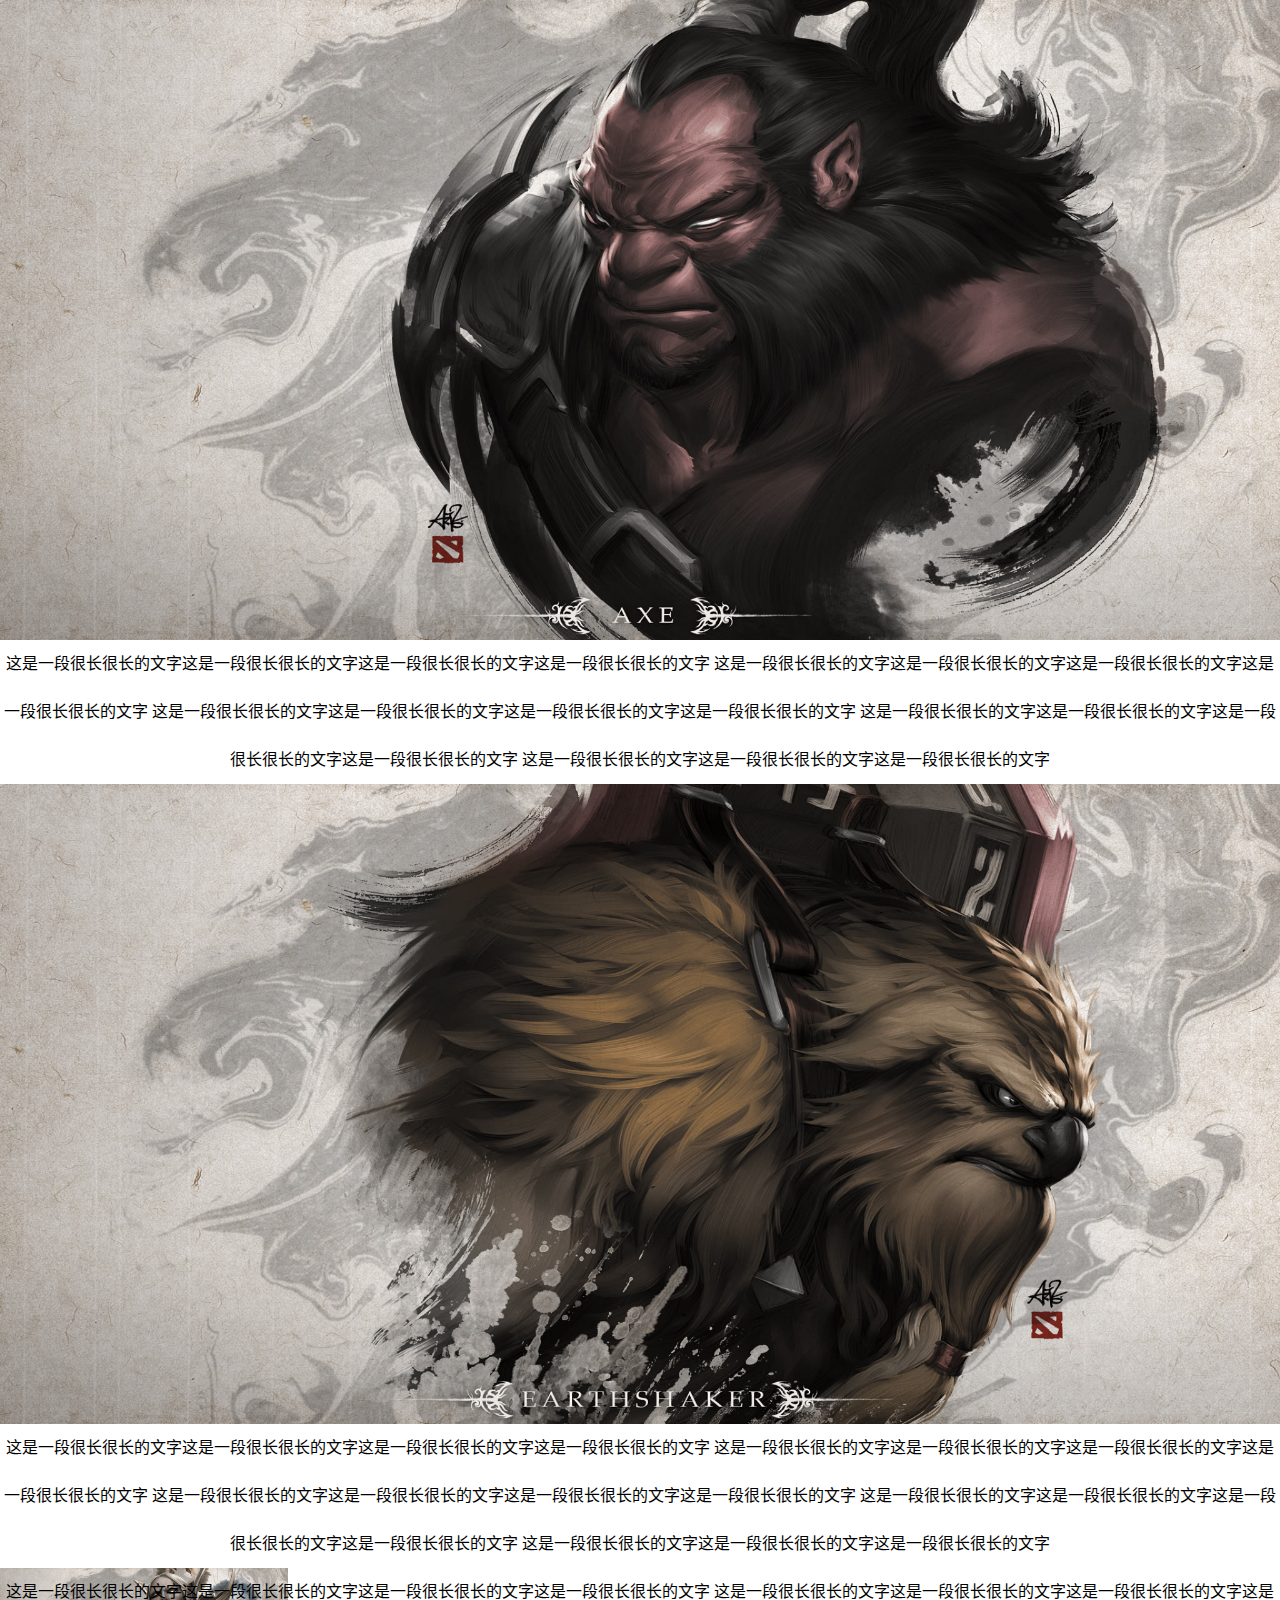
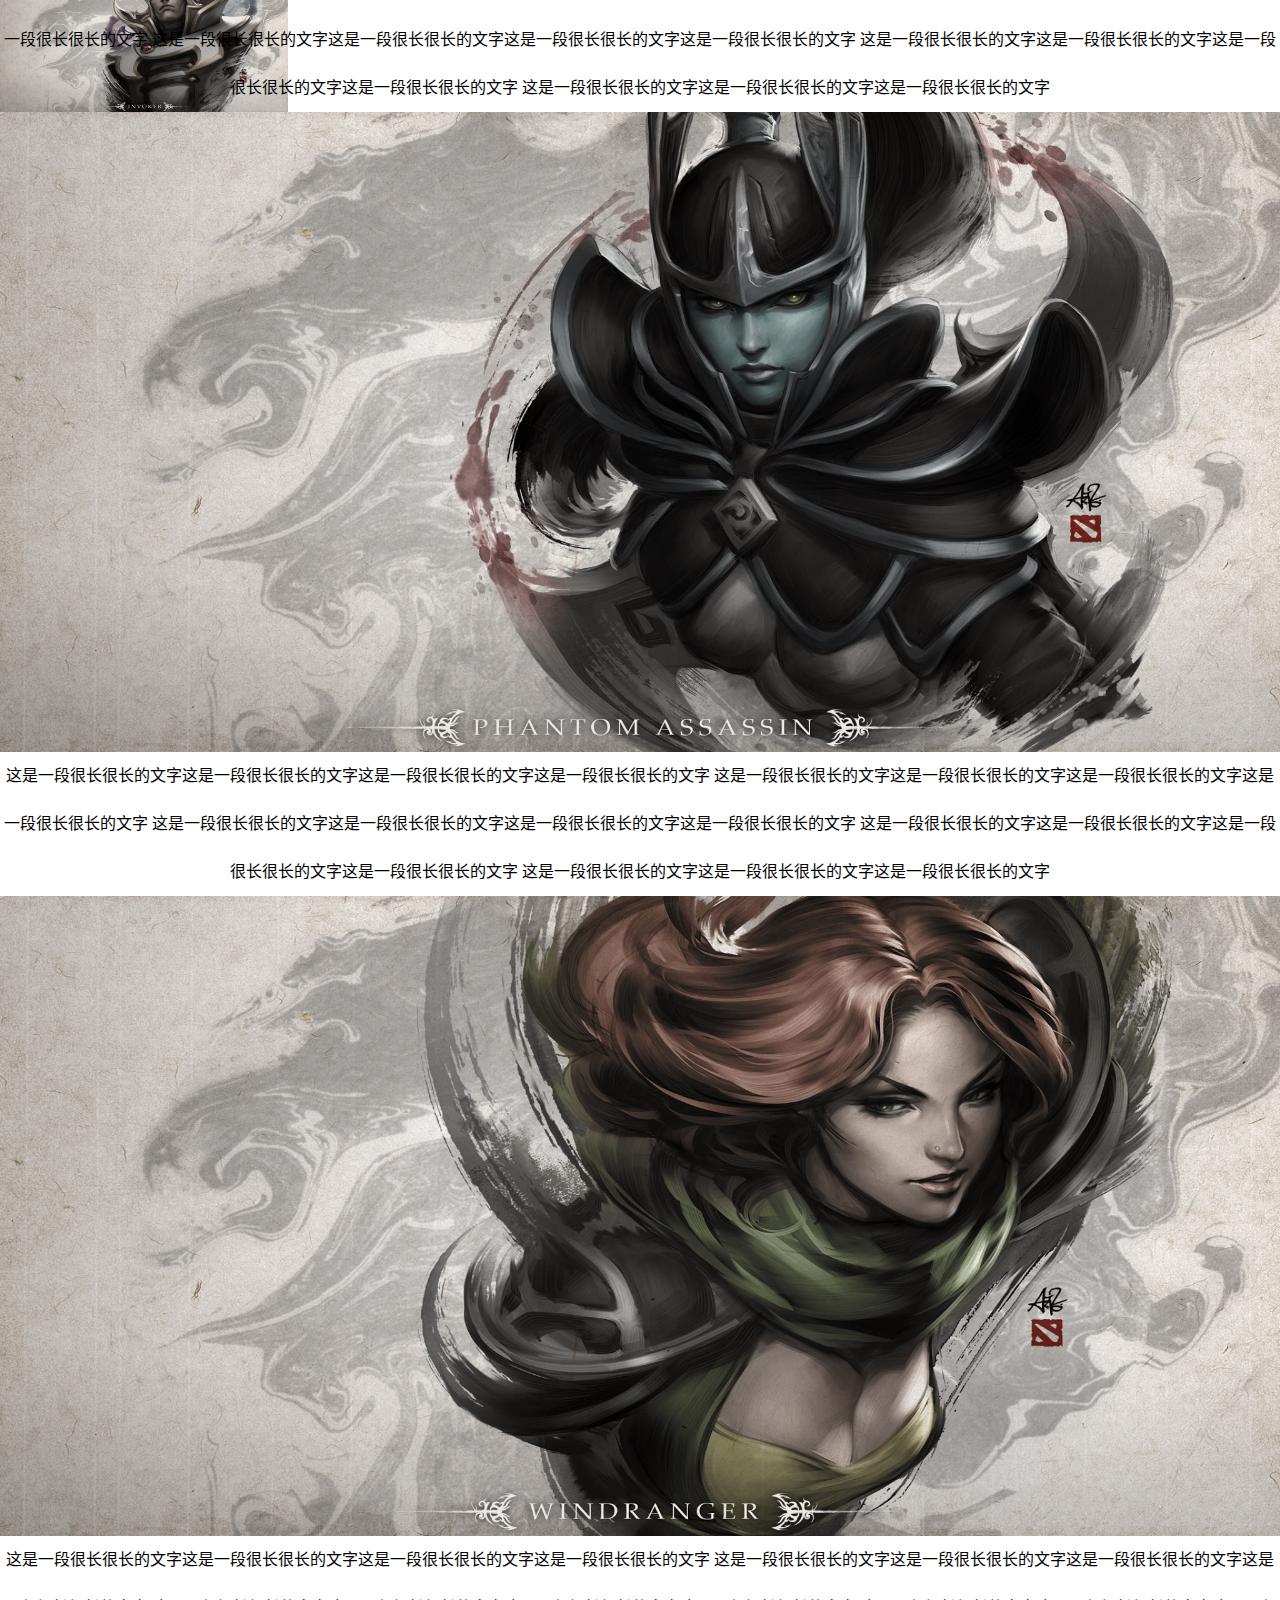
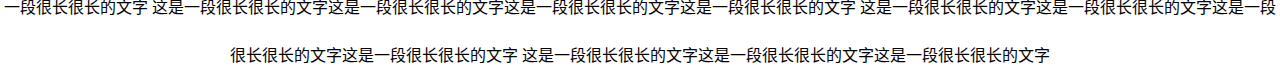
<file: LazyLoad/index.html>
<!DOCTYPE html>
<html lang="zh-CN">
<head>
	<meta charset="UTF-8">
	<meta name="viewport" content="width=device-width, user-scalable=no, initial-scale=1.0, maximum-scale=1.0, minimum-scale=1.0">
	<title>懒加载</title>
	<style>
		*{
			margin: 0;
			padding: 0;
		}
		body{
			text-align: center;
		}
		.show-img{
			display: block;
			width: 100%;
		}
		p{
			line-height: 3;
		}
		.bg{
			background-image: url('loading-spin.svg');
			background-size: contain;
			background-repeat: no-repeat;
		}
	</style>
</head>
<body>
	<img src="loading-spin.svg" alt="" data-lazy-src="img1.jpg">
	<p>这是一段很长很长的文字这是一段很长很长的文字这是一段很长很长的文字这是一段很长很长的文字
	这是一段很长很长的文字这是一段很长很长的文字这是一段很长很长的文字这是一段很长很长的文字
这是一段很长很长的文字这是一段很长很长的文字这是一段很长很长的文字这是一段很长很长的文字
这是一段很长很长的文字这是一段很长很长的文字这是一段很长很长的文字这是一段很长很长的文字
这是一段很长很长的文字这是一段很长很长的文字这是一段很长很长的文字</p>
	<img src="loading-spin.svg" alt="" data-lazy-src="img2.jpg">
	<p>这是一段很长很长的文字这是一段很长很长的文字这是一段很长很长的文字这是一段很长很长的文字
	这是一段很长很长的文字这是一段很长很长的文字这是一段很长很长的文字这是一段很长很长的文字
这是一段很长很长的文字这是一段很长很长的文字这是一段很长很长的文字这是一段很长很长的文字
这是一段很长很长的文字这是一段很长很长的文字这是一段很长很长的文字这是一段很长很长的文字
这是一段很长很长的文字这是一段很长很长的文字这是一段很长很长的文字</p>
	<!-- <img src="loading-spin.svg" alt="" data-lazy-src="img3.jpg"> -->
	<p data-lazy-background="img3.jpg" class="bg">这是一段很长很长的文字这是一段很长很长的文字这是一段很长很长的文字这是一段很长很长的文字
	这是一段很长很长的文字这是一段很长很长的文字这是一段很长很长的文字这是一段很长很长的文字
这是一段很长很长的文字这是一段很长很长的文字这是一段很长很长的文字这是一段很长很长的文字
这是一段很长很长的文字这是一段很长很长的文字这是一段很长很长的文字这是一段很长很长的文字
这是一段很长很长的文字这是一段很长很长的文字这是一段很长很长的文字</p>
	<img src="loading-spin.svg" alt="" data-lazy-src="img4.jpg">
	<p>这是一段很长很长的文字这是一段很长很长的文字这是一段很长很长的文字这是一段很长很长的文字
	这是一段很长很长的文字这是一段很长很长的文字这是一段很长很长的文字这是一段很长很长的文字
这是一段很长很长的文字这是一段很长很长的文字这是一段很长很长的文字这是一段很长很长的文字
这是一段很长很长的文字这是一段很长很长的文字这是一段很长很长的文字这是一段很长很长的文字
这是一段很长很长的文字这是一段很长很长的文字这是一段很长很长的文字</p>
	<img src="loading-spin.svg" alt="" data-lazy-src="img5.jpg">
	<p>这是一段很长很长的文字这是一段很长很长的文字这是一段很长很长的文字这是一段很长很长的文字
	这是一段很长很长的文字这是一段很长很长的文字这是一段很长很长的文字这是一段很长很长的文字
这是一段很长很长的文字这是一段很长很长的文字这是一段很长很长的文字这是一段很长很长的文字
这是一段很长很长的文字这是一段很长很长的文字这是一段很长很长的文字这是一段很长很长的文字
这是一段很长很长的文字这是一段很长很长的文字这是一段很长很长的文字</p>

	<script src="./LazyLoad.js"></script>
	<script>
			new LazyLoad({})		
	</script>
</body>
</html>
</file>
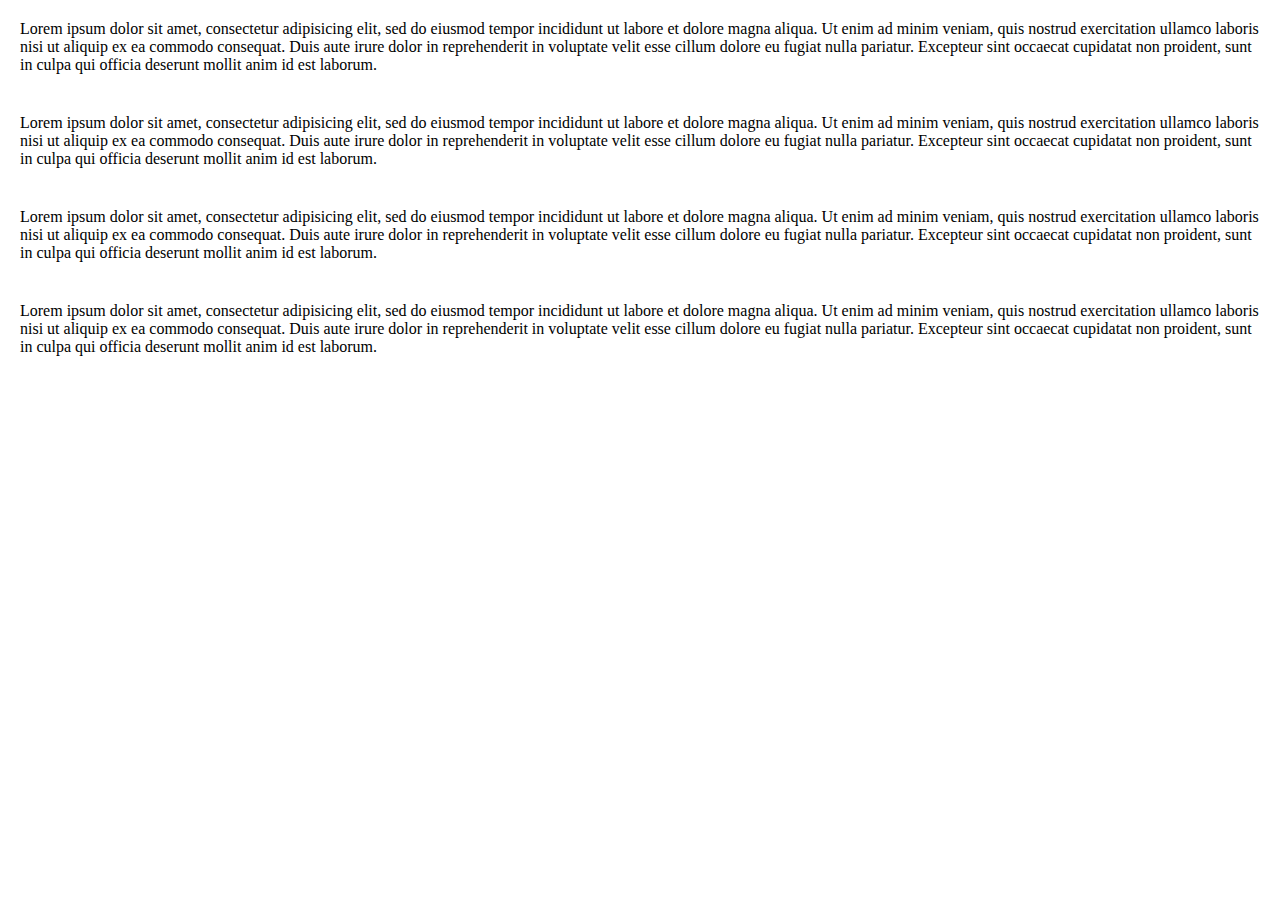
<file: PullToLoad/index.html>
<!DOCTYPE html>
<html lang="zh-CN">
<head>
	<meta charset="UTF-8">
	<meta name="viewport" content="width=device-width, user-scalable=no, initial-scale=1.0, maximum-scale=1.0, minimum-scale=1.0">
	<title>无限加载</title>
	<style>
		*{
			margin: 0;
			padding: 0;
			box-sizing: border-box;
		}
		html,body{
			height: 100%;
		}
		.wrap{
			height: 80%;
			overflow: auto;
		}
		.wrap p{
			padding: 20px;
		}
		.loading{
			text-align: center;
		}
	</style>
</head>
<body>
	<div class="wrap">
		<p>Lorem ipsum dolor sit amet, consectetur adipisicing elit, sed do eiusmod tempor incididunt ut labore et dolore magna aliqua. Ut enim ad minim veniam, quis nostrud exercitation ullamco laboris nisi ut aliquip ex ea commodo consequat. Duis aute irure dolor in reprehenderit in voluptate velit esse cillum dolore eu fugiat nulla pariatur. Excepteur sint occaecat cupidatat non proident, sunt in culpa qui officia deserunt mollit anim id est laborum.</p>
		<p>Lorem ipsum dolor sit amet, consectetur adipisicing elit, sed do eiusmod tempor incididunt ut labore et dolore magna aliqua. Ut enim ad minim veniam, quis nostrud exercitation ullamco laboris nisi ut aliquip ex ea commodo consequat. Duis aute irure dolor in reprehenderit in voluptate velit esse cillum dolore eu fugiat nulla pariatur. Excepteur sint occaecat cupidatat non proident, sunt in culpa qui officia deserunt mollit anim id est laborum.</p>
		<p>Lorem ipsum dolor sit amet, consectetur adipisicing elit, sed do eiusmod tempor incididunt ut labore et dolore magna aliqua. Ut enim ad minim veniam, quis nostrud exercitation ullamco laboris nisi ut aliquip ex ea commodo consequat. Duis aute irure dolor in reprehenderit in voluptate velit esse cillum dolore eu fugiat nulla pariatur. Excepteur sint occaecat cupidatat non proident, sunt in culpa qui officia deserunt mollit anim id est laborum.</p>
		<p>Lorem ipsum dolor sit amet, consectetur adipisicing elit, sed do eiusmod tempor incididunt ut labore et dolore magna aliqua. Ut enim ad minim veniam, quis nostrud exercitation ullamco laboris nisi ut aliquip ex ea commodo consequat. Duis aute irure dolor in reprehenderit in voluptate velit esse cillum dolore eu fugiat nulla pariatur. Excepteur sint occaecat cupidatat non proident, sunt in culpa qui officia deserunt mollit anim id est laborum.</p>
		<div class="loading" id="loader">
			<img src="./loading-spin.svg" alt="">
		</div>
	</div>

	<script src="./PullToLoad.js"></script>
	<script>
		let pullToLoad = new PullToLoad({
			el: '.wrap', //上拉加载区域
			loader: '#loader',//加载gif区域
			dist: 100,//离底部多少距离开始加载
			onLoad(){//加载回调
				//模拟获取数据
				setTimeout(()=>{				
						let dom = document.createElement('p')
						dom.innerHTML = 'Lorem ipsum dolor sit amet, consectetur adipisicing elit, sed do eiusmod tempor incididunt ut labore et dolore magna aliqua. Ut enim ad minim veniam, quis nostrud exercitation ullamco laboris nisi ut aliquip ex ea commodo consequat. Duis aute irure dolor in reprehenderit in voluptate velit esse cillum dolore eu fugiat nulla pariatur. Excepteur sint occaecat cupidatat non proident, sunt in culpa qui officia deserunt mollit anim id est laborum.'
						document.querySelector('.wrap').appendChild(dom)

						pullToLoad.success()//回调成功调用
				},1000)
			}
		})
	</script>
	
</body>
</html>
</file>
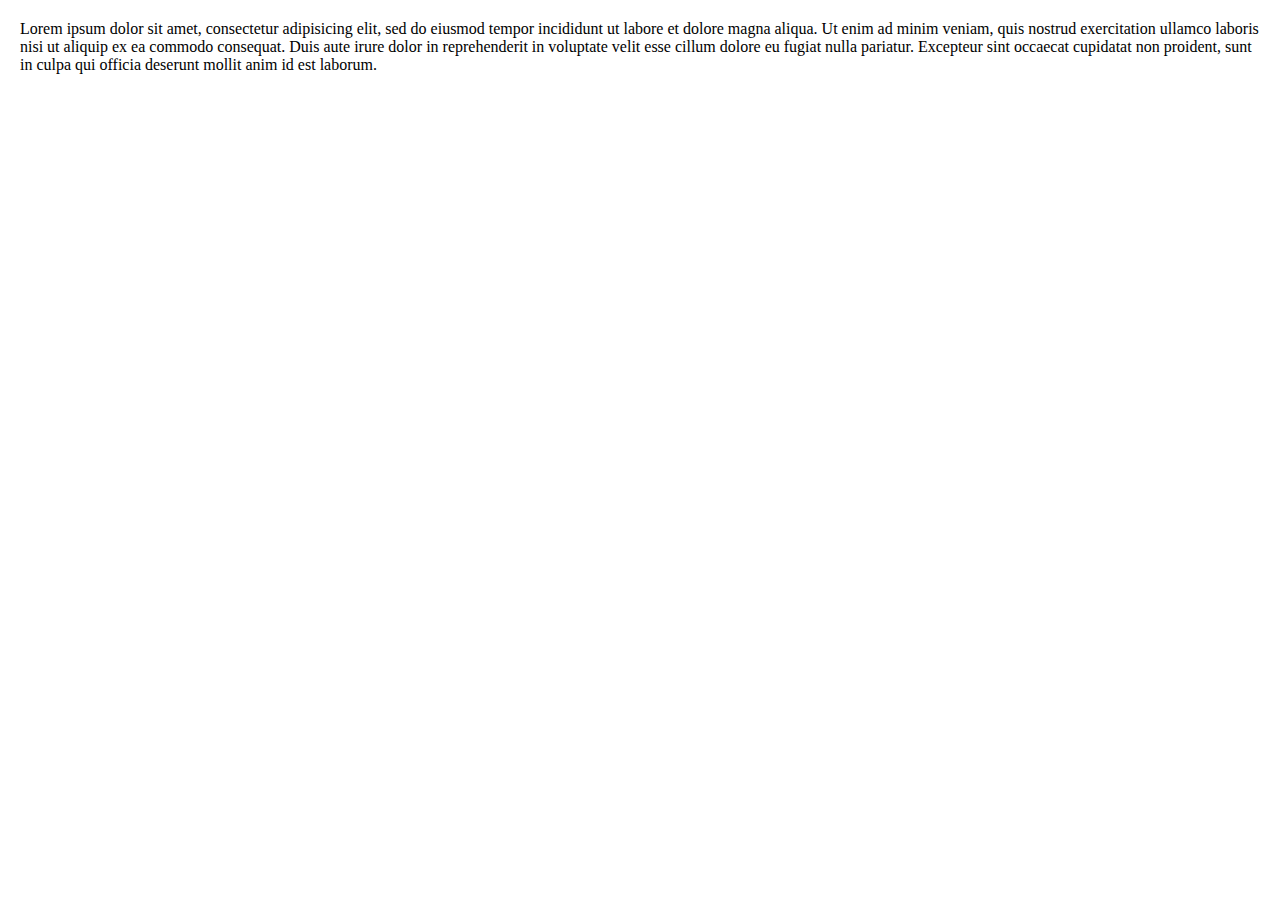
<file: PullToRefresh/index.html>
<!DOCTYPE html>
<html lang="zh-CN">
<head>
	<meta charset="UTF-8">
	<meta name="viewport" content="width=device-width, user-scalable=no, initial-scale=1.0, maximum-scale=1.0, minimum-scale=1.0">
	<title>下拉刷新</title>
	<link rel="stylesheet" href="./PullToRefresh.css">
	<style>
		*{
			margin: 0;
			padding: 0;
			box-sizing: border-box;

		}
		.wrap p{
			padding: 20px;
		}
	</style>
</head>
<body>
	<div class="wrap">
		<p>Lorem ipsum dolor sit amet, consectetur adipisicing elit, sed do eiusmod tempor incididunt ut labore et dolore magna aliqua. Ut enim ad minim veniam, quis nostrud exercitation ullamco laboris nisi ut aliquip ex ea commodo consequat. Duis aute irure dolor in reprehenderit in voluptate velit esse cillum dolore eu fugiat nulla pariatur. Excepteur sint occaecat cupidatat non proident, sunt in culpa qui officia deserunt mollit anim id est laborum.</p>
	</div>
	<script src="./PullToRefresh.js"></script>
	<script>

		let pullToRefresh = new PullToRefresh({
			el: '.wrap',//刷新区域
			refreshDist: 60, //刷新下拉距离
			maxPullDist: 300,//最大可下拉距离
			pullText: '下拉刷新',
			releaseText: '释放刷新',
			refreshText: '刷新中',
			onRefresh(){//刷新回调
				//模拟获取数据
				setTimeout(()=>{
					if(Math.random()>.5){
						pullToRefresh.success()//显示成功文字
						document.querySelector('.wrap').insertBefore(document.createElement('p'),document.querySelector('.wrap').childNodes[0]).innerHTML = 'Lorem ipsum dolor sit amet, consectetur adipisicing elit, sed do eiusmod tempor incididunt ut labore et dolore magna aliqua. Ut enim ad minim veniam, quis nostrud exercitation ullamco laboris nisi ut aliquip ex ea commodo consequat. Duis aute irure dolor in reprehenderit in voluptate velit esse cillum dolore eu fugiat nulla pariatur. Excepteur sint occaecat cupidatat non proident, sunt in culpa qui officia deserunt mollit anim id est laborum.'
					}
					else{
						pullToRefresh.fail()//显示失败文字
					}									
				},1000)			
			}
		})
	</script>
	
</body>
</html>
</file>
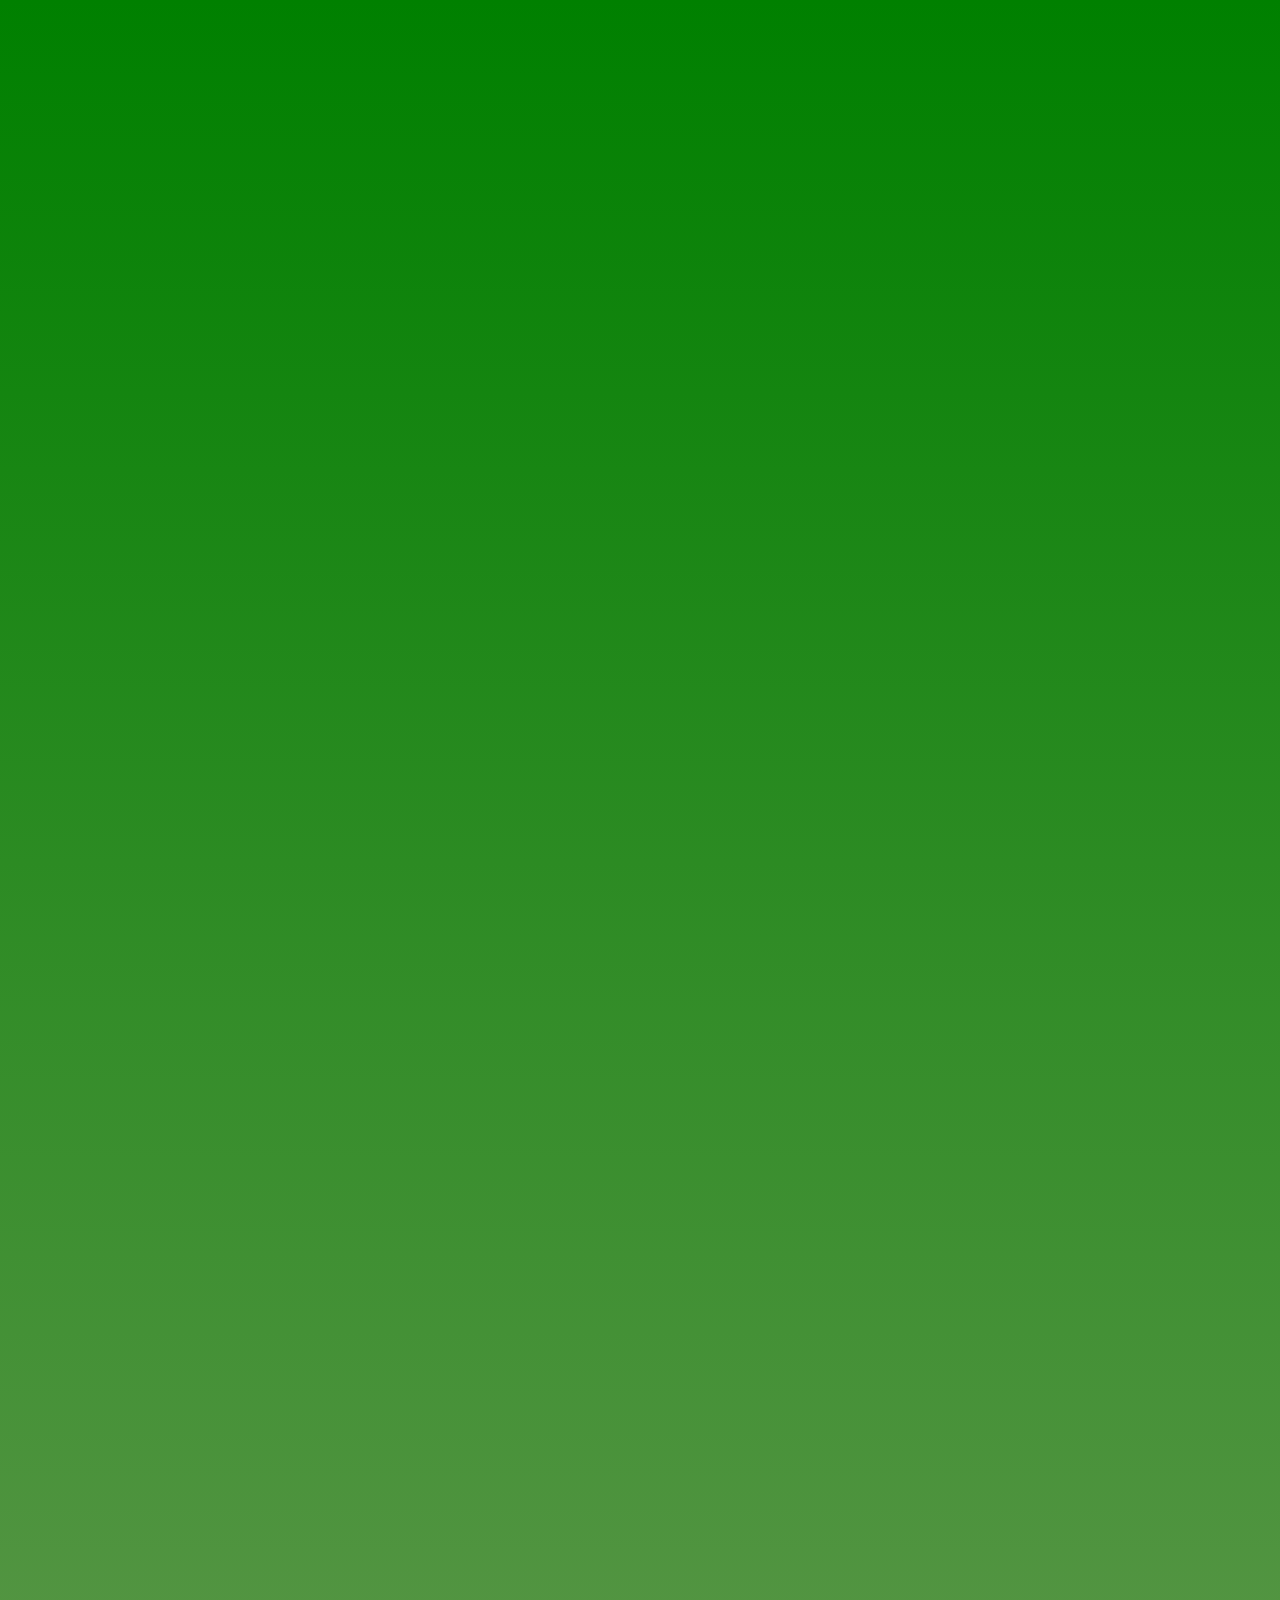
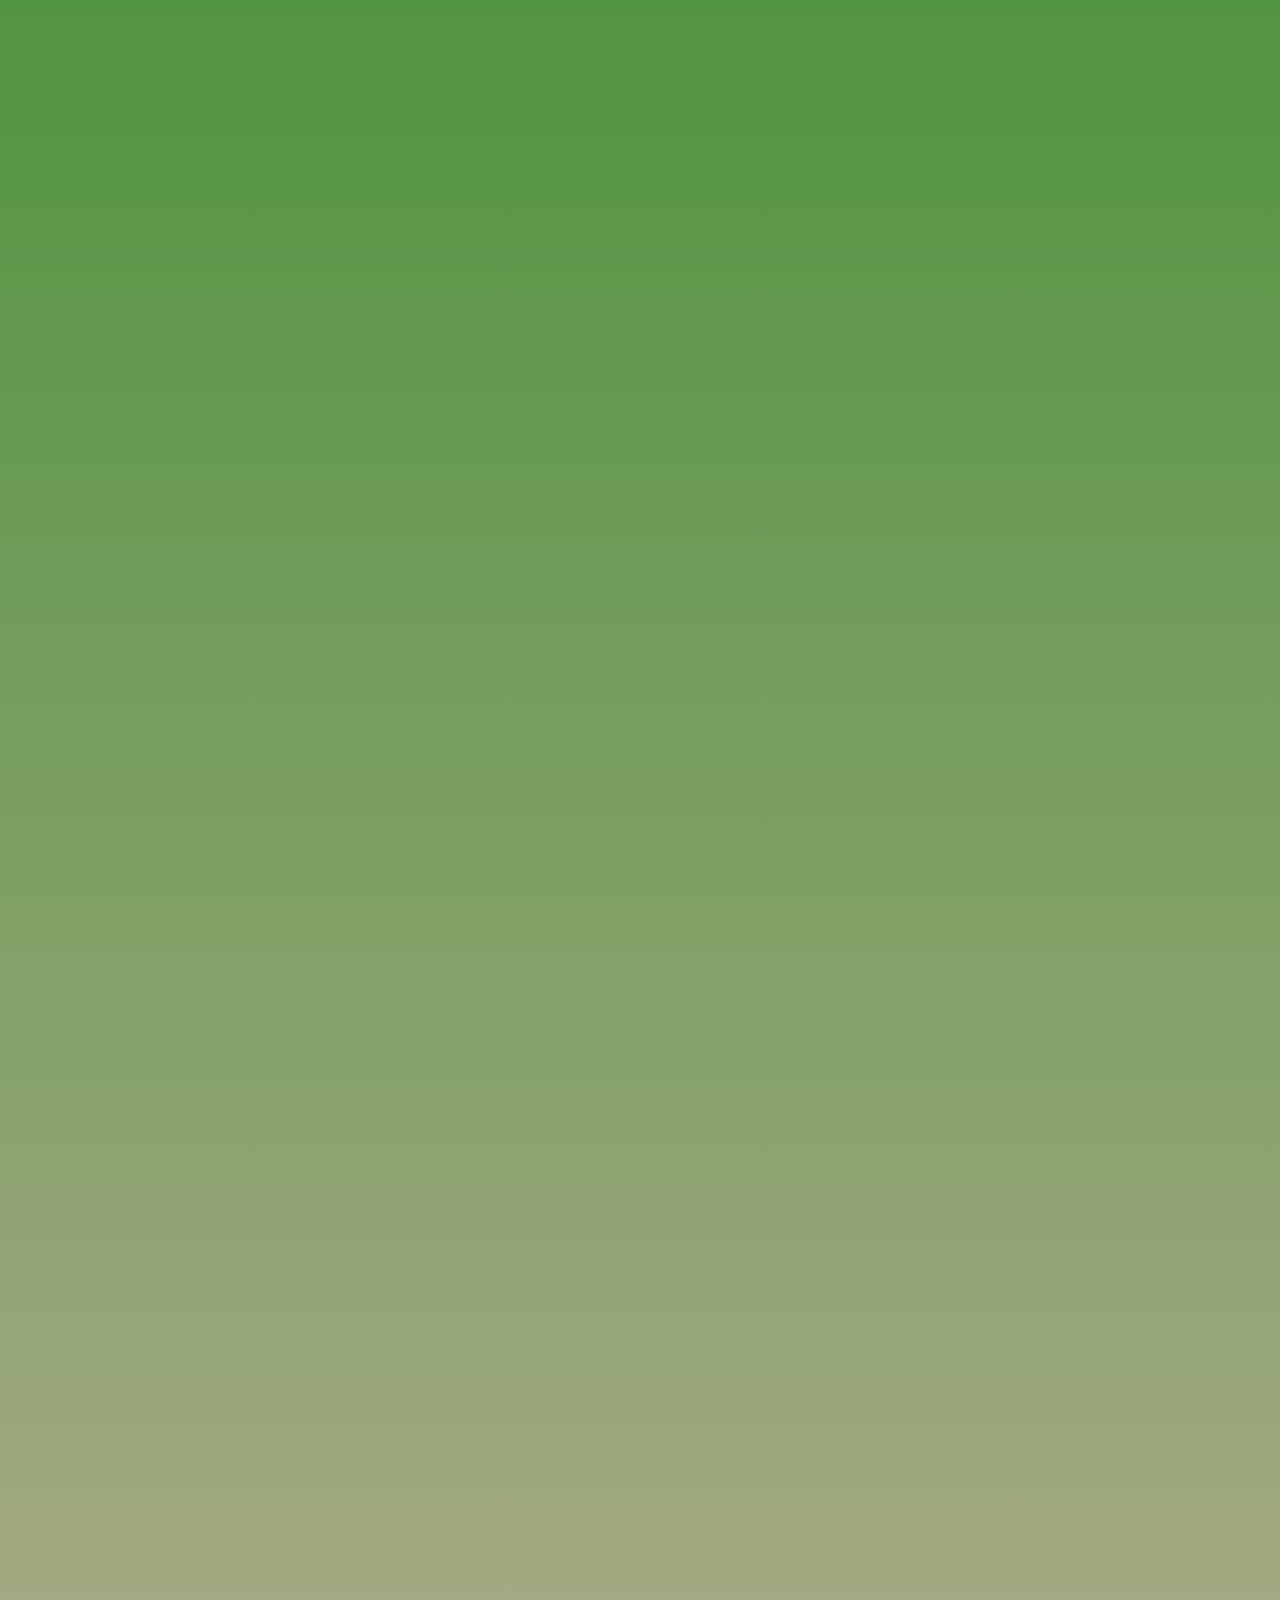
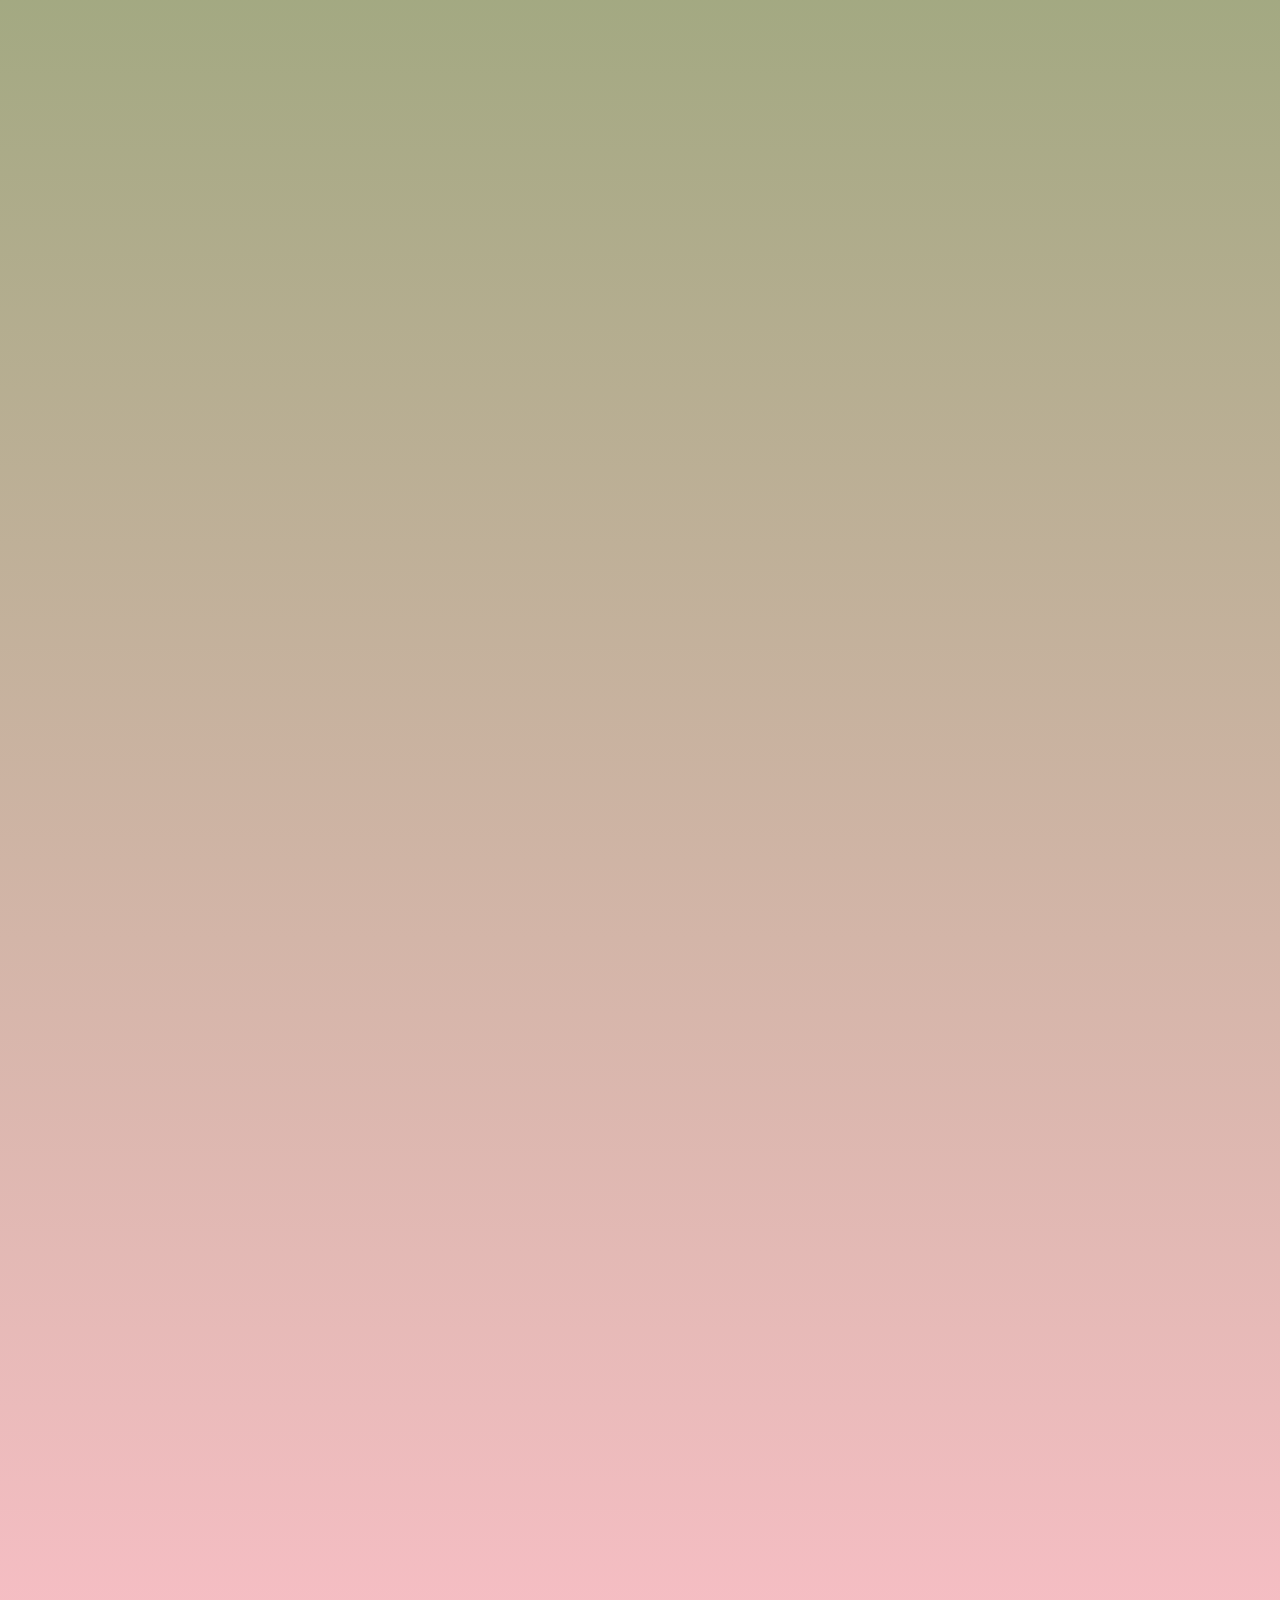
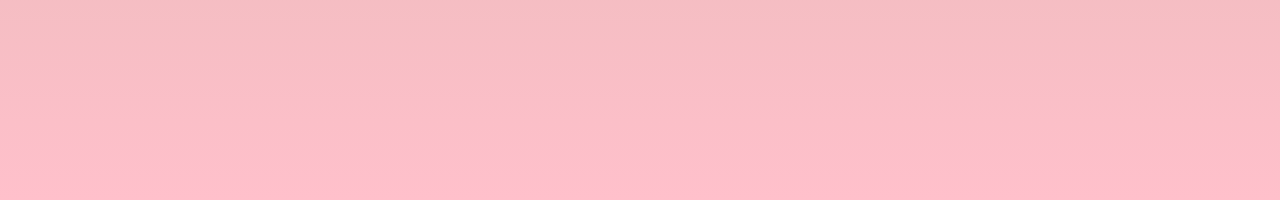
<file: ScrollToTop/index.html>
<!DOCTYPE html>
<html lang="zh-CN">
<head>
	<meta charset="UTF-8">
	<meta name="viewport" content="width=device-width, user-scalable=no, initial-scale=1.0, maximum-scale=1.0, minimum-scale=1.0">
	<title>回到顶部</title>
	<style>
		*{
			padding: 0;
			margin: 0;
		}
		body{
			height: 5000px;
			background: linear-gradient(green, pink);
		}
		#backToTop{
			position: fixed;
			border-top: 60px solid transparent;
			border-right:20px solid transparent;
			border-bottom:60px solid #3498dc;
			border-left:20px solid transparent;
			bottom: 10%;
			right: -5%;
			cursor: pointer;
			transition: all .5s ease;
			/*opacity: 0;*/
			transform: translate3d(0%,0,0);
		}
		.show{
			transform: translate3d(-300%,0,0) !important;
			/*opacity: 1 !important; */
		}
		.hide{
			transform: translate3d(0%,0,0) !important;
			/*opacity: 0 !important;*/
		}
	</style>
</head>
<body>
	<div id="backToTop"></div>
	<script src="./ScrollToTop.js"></script>
	<script>
		let toTop = new ScrollToTop({
				el: '#backToTop',//返回dom元素
        distance: 500,//出现按钮高度
        speed: 'fast'//回到顶部速度 normal slow fast默认normal
    })
	</script>
</body>
</html>
</file>
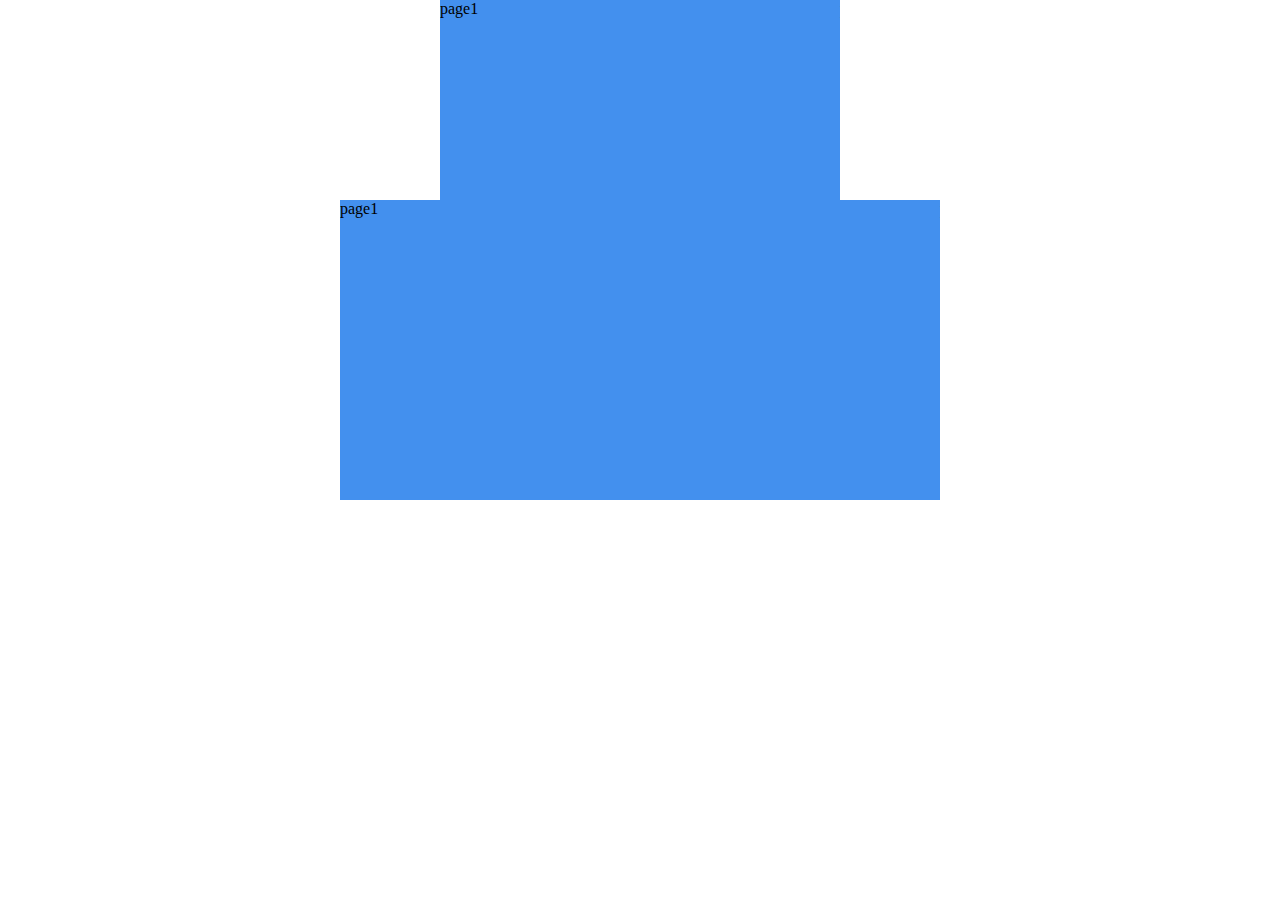
<file: Swiper/index.html>
<!DOCTYPE html>
<html lang="zh-CN">
<head>
	<meta http-equiv="Content-Type" content="text/html;charset=UTF-8">
	<meta http-equiv="X-UA-Compatible" content="IE=edge,chrome=1">
	<meta name="viewport" content="width=device-width, user-scalable=no, initial-scale=1.0, maximum-scale=1.0, minimum-scale=1.0">
	<title>Swiper</title>
	<style>
		*{
			margin: 0;
			padding: 0;
		}

		.swiper-container{
			margin: 0 auto;
			position: relative;
			overflow: hidden;
		}
		.swiper-wrapper{
			display: flex;
			transition-property: transform;
		}
		.swiper-slide{
			flex-shrink: 0;
		}



		.slide1{
			background: #4390EE;
		}
		.slide2{
			background: #CA4040;
		}
		.slide3{
			background: #FF8604;
		}

		.container1 .swiper-slide{
			width: 400px;
			height: 200px;
		}
		.container2 .swiper-slide{
			width: 600px;
			height: 300px;
		}
	</style>
</head>
<body>
	<div class="swiper-container container1">
		<div class="swiper-wrapper">
			<div class="swiper-slide slide1">page1</div>
			<div class="swiper-slide slide2">page2</div>
			<div class="swiper-slide slide3">page3</div>
		</div>
	</div>

	<div class="swiper-container container2">
		<div class="swiper-wrapper">
			<div class="swiper-slide slide1">page1</div>
			<div class="swiper-slide slide2">page2</div>
			<div class="swiper-slide slide3">page3</div>
		</div>
	</div>
	<script>
		function Swiper(target, options){
			this.container = document.querySelector(target)
			this.wrapper = document.querySelector(`${target}>.swiper-wrapper`)
			this.slide = document.querySelector(`${target}>.swiper-wrapper>.swiper-slide`)

			this.slideCount = this.wrapper.children.length
			this.width = this.slide.clientWidth
			this.height = this.slide.clientHeight

			this.originPosition = undefined
			this.translateX = undefined
			this.downTime = undefined
			this.upTime = undefined
			this.hasMouseEnd = false
			this.translateX = undefined

			this.init()
		}

		Swiper.prototype.init = function(){
			this.build()
			this.bindEvent()
		}

		Swiper.prototype.build = function(){		
			const lastNode = this.wrapper.lastElementChild.cloneNode(true)
			const firstNode = this.wrapper.firstElementChild.cloneNode(true)

			this.container.style.width = `${this.width}px`
			this.container.style.height = `${this.height}px`

			this.wrapper.insertBefore(lastNode, this.wrapper.firstElementChild)
			this.wrapper.appendChild(firstNode)

			this.wrapper.style.transform = `translate3d(${-this.width}px,0,0)`
		}

		Swiper.prototype.bindEvent = function(){
			const callback = this.handleMove.bind(this)
			this.container.addEventListener('mousedown', (e) => {
				e.preventDefault()
				this.downTime = Date.now()
				this.wrapper.style.transitionDuration = ``
				this.translateX = this.translateX !== undefined ? this.translateX : -this.width

				
				this.hasMouseEnd = false
				console.log('touch start')

				this.originPosition = e.screenX

				window.addEventListener('mousemove', callback)
				window.addEventListener('mouseup', (e) => {
					e.preventDefault()
					if(this.hasMouseEnd){
						return
					}
					this.page(e.screenX - this.originPosition)
					this.hasMouseEnd = true
					console.log('up')
					window.removeEventListener('mousemove', callback)
				})
			})
		}

		Swiper.prototype.page = function(dist){
			this.upTime = Date.now()
			if(this.upTime - this.downTime <= 300){
				if(dist === 0){
					return
				}
				else if(dist < 0){
					this.translateX -= this.width
				}
				else{
					this.translateX += this.width
				}
			}
			else{
				const pageCount = Math.floor(Math.abs(dist)/this.width)
				const swipeDist = Math.abs(dist)%this.width
				//判断是否过半  以及是否滑动多页
				if(swipeDist < this.width/2 && dist > 0){
					this.translateX += pageCount*this.width
				}
				else if(swipeDist >= this.width/2 && dist > 0){
					this.translateX += (pageCount+1)*this.width 
				}
				else if(swipeDist >= this.width/2 && dist < 0){
					this.translateX -= (pageCount+1)*this.width 
				}
				else{
					this.translateX -= pageCount*this.width
				}
			}
			
			this.wrapper.style.transitionDuration = `300ms`
			this.wrapper.style.transform = `translate3d(${this.translateX}px,0,0)`
		
		}

		Swiper.prototype.handleMove = function(e){
			e.preventDefault()
			//边界判断
			if(this.translateX === 0){
				if(e.screenX - this.originPosition > 0){
					this.translateX = -this.slideCount*this.width
				}
			}
			else if(this.translateX === -(this.slideCount+1)*this.width){
				if(e.screenX - this.originPosition < 0){
					this.translateX = -this.width
				}
			}
			this.wrapper.style.transform = `translate3d(${this.translateX + e.screenX - this.originPosition}px,0,0)`
		}

		const swiper1 = new Swiper('.container1', {})

		const swiper2 = new Swiper('.container2', {})



		// window.onload = () => {
		// 	let hasMouseEnd = false
		// 	let downTime,upTime
		// 	const container = document.querySelector('.swiper-container')
		// 	const wrapper = document.querySelector('.swiper-container>.swiper-wrapper')
		// 	const slide = document.querySelector('.swiper-container>.swiper-wrapper>.swiper-slide')
		// 	const width = slide.clientWidth
		// 	const height = slide.clientHeight
		// 	const slideCount = wrapper.children.length
		// 	const lastNode = wrapper.lastElementChild.cloneNode(true)
		// 	const firstNode = wrapper.firstElementChild.cloneNode(true)

		// 	console.dir(container)
		// 	container.style.width = `${width}px`
		// 	container.style.height = `${height}px`

		// 	wrapper.insertBefore(lastNode, wrapper.firstElementChild)
		// 	wrapper.appendChild(firstNode)

		// 	wrapper.style.transform = `translate3d(${-width}px,0,0)`



		// 	function a(e){
		// 		//边界判断
		// 		if(translateX === 0){
		// 			if(e.screenX - originPosition > 0){
		// 				translateX = -slideCount*width
		// 			}
		// 		}
		// 		else if(translateX === -(slideCount+1)*width){
		// 			if(e.screenX - originPosition < 0){
		// 				translateX = -width
		// 			}
		// 		}
		// 		wrapper.style.transform = `translate3d(${translateX + e.screenX - originPosition}px,0,0)`
		// 	}

		// 	let originPosition, translateX

		// 	container.addEventListener('mousedown', function(e){
		// 		downTime = Date.now()
		// 		wrapper.style.transitionDuration = ``
		// 		translateX = translateX !== undefined ? translateX : -width

		// 		e.preventDefault()
		// 		hasMouseEnd = false
		// 		console.log('touch start')

		// 		originPosition = e.screenX

		// 		window.addEventListener('mousemove', a)
		// 		window.addEventListener('mouseup', function(e){
		// 			if(hasMouseEnd){
		// 				return
		// 			}
		// 			page(e.screenX - originPosition)
		// 			hasMouseEnd = true
		// 			console.log('up')
		// 			window.removeEventListener('mousemove', a)
		// 		})
		// 	})

		// 	function page(dist){
		// 		upTime = Date.now()
		// 		if(upTime - downTime <= 300){
		// 			translateX = dist < 0? translateX - width : translateX + width
		// 		}
		// 		else{
		// 			const pageCount = Math.floor(Math.abs(dist)/width)
		// 			const swipeDist = Math.abs(dist)%width
		// 			//判断是否过半  以及是否滑动多页
		// 			if(swipeDist < width/2 && dist > 0){
		// 				translateX += pageCount*width
		// 			}
		// 			else if(swipeDist >= width/2 && dist > 0){
		// 				translateX += (pageCount+1)*width 
		// 			}
		// 			else if(swipeDist >= width/2 && dist < 0){
		// 				translateX -= (pageCount+1)*width 
		// 			}
		// 			else{
		// 				translateX -= pageCount*width
		// 			}
		// 		}
				
		// 		wrapper.style.transitionDuration = `300ms`
		// 		wrapper.style.transform = `translate3d(${translateX}px,0,0)`
		// 	}
		// }
	</script>
</body>
</html>
</file>
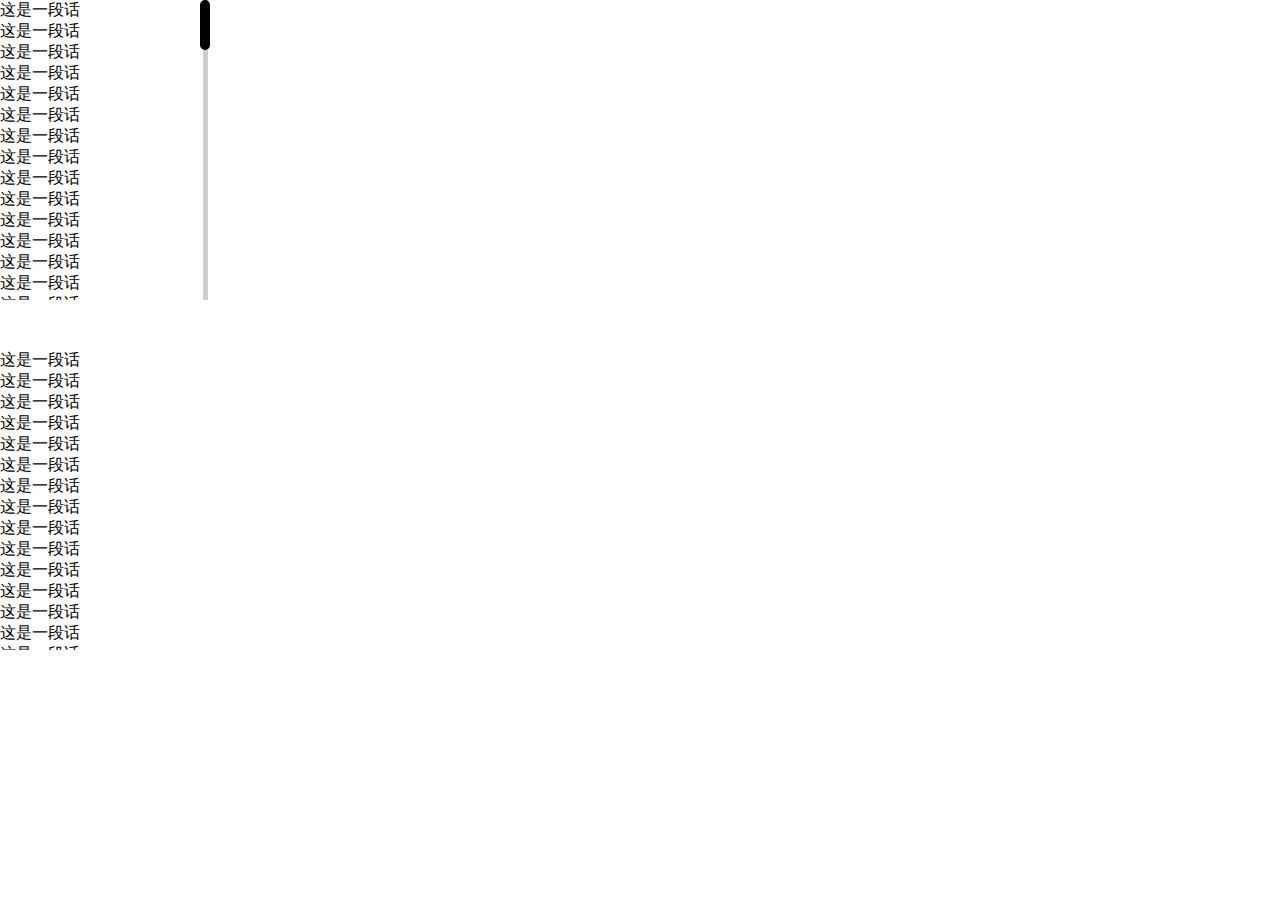
<file: 调试.html>
<!DOCTYPE html>
<html lang="en">
<head>
	<meta charset="UTF-8">
	<title>Document</title>
	<style>
		*{
			margin: 0;
			padding: 0;
		}
		html,body{
			height: 100%;
		}
		.container{
			width: 200px;
			height: 300px;
			overflow-y: hidden;
			position: relative;
			padding-right: 10px;
		}
		#scrollbar{
			width: 10px;
			height: 100%;
			position: absolute;
			right: 0;
			top: 0;
		}
		#scroll-thumb{
			position: absolute;
			width: 10px;
			background: #000;
			height: 50px;
			border-radius: 10px;
		}
		#scroll-track{
			width: 5px;
			height: 100%;
			background: #ccc;
			margin: 0 auto;
		}
		.ani{
			transition: transform .3s linear;
		}
	</style>
</head>
<body>
	<div class="container">
		<div id="scrollbar">
			<div id="scroll-thumb"></div>
			<div id="scroll-track"></div>
		</div>
		
		<p>这是一段话</p>
		<p>这是一段话</p>
		<p>这是一段话</p>
		<p>这是一段话</p>
		<p>这是一段话</p>
		<p>这是一段话</p>
		<p>这是一段话</p>
		<p>这是一段话</p>
		<p>这是一段话</p>
		<p>这是一段话</p>
		<p>这是一段话</p>
		<p>这是一段话</p>
		<p>这是一段话</p>
		<p>这是一段话</p>
		<p>这是一段话</p>
		<p>这是一段话</p>
		<p>这是一段话</p>
		<p>这是一段话</p>
		<p>这是一段话</p>
		<p>这是一段话</p>
		<p>这是一段话</p>
		<p>这是一段话</p>
		<p>这是一段话</p>
		<p>这是一段话</p>
		<p>这是一段话</p>
		<p>这是一段话</p>
		<p>这是一段话</p>
		<p>这是一段话</p>
		<p>这是一段话</p>
		<p>这是一段话</p>
		<p>这是一段话</p>
		<p>这是一段话</p>
		<p>这是一段话</p>
	</div>

	<div class="test" style="overflow-y: scroll;width: 200px;height: 300px;margin-top: 50px;">
				<p>这是一段话</p>
		<p>这是一段话</p>
		<p>这是一段话</p>
		<p>这是一段话</p>
		<p>这是一段话</p>
		<p>这是一段话</p>
		<p>这是一段话</p>
		<p>这是一段话</p>
		<p>这是一段话</p>
		<p>这是一段话</p>
		<p>这是一段话</p>
		<p>这是一段话</p>
		<p>这是一段话</p>
		<p>这是一段话</p>
		<p>这是一段话</p>
		<p>这是一段话</p>
		<p>这是一段话</p>
		<p>这是一段话</p>
		<p>这是一段话</p>
		<p>这是一段话</p>
		<p>这是一段话</p>
		<p>这是一段话</p>
		<p>这是一段话</p>
		<p>这是一段话</p>
		<p>这是一段话</p>
		<p>这是一段话</p>
		<p>这是一段话</p>
		<p>这是一段话</p>
		<p>这是一段话</p>
		<p>这是一段话</p>
		<p>这是一段话</p>
		<p>这是一段话</p>
		<p>这是一段话</p>
	</div>
	<script>
		let target = document.querySelector('#scroll-thumb'),
				container = document.querySelector('.container'),
				oldY = 0,
				translateY = 0,
				dist

		target.addEventListener('mousedown', function(){
			target.classList.remove('ani');
			console.log('down')
			window.addEventListener('mousemove', handler)
		})
		window.addEventListener('mouseup', function(){
			console.log('up')
			window.removeEventListener('mousemove', handler)
			oldY = 0
			translateY += dist
		})
		//点击滑块时记录鼠标位置，滑块移除边界时记录鼠标位置
		function handler(){
			window.event.preventDefault()
			if(oldY === 0){
				oldY = window.event.screenY
				return
			}
			dist = window.event.screenY - oldY
			if(translateY + dist >= 250){
				target.style.transform = `translateY(250px)`
				return 
			}
			if(translateY + dist <= 0){
				target.style.transform = `translateY(0px)`
				return 
			}
			target.style.transform = `translateY(${translateY + dist}px)`
			
		}


		container.addEventListener('wheel', function(){
			console.dir(window.event)
			target.classList.add('ani')
			translateY = window.event.wheelDelta < 0 ? translateY + 50: translateY - 50
			target.style.transform = `translateY(${translateY}px)`
		})
	</script>
</body>
</html>
</file>
<file: PullToRefresh/PullToRefresh.css>
.scroll-down-wrap{
	background: #1dbb9c;
	color: #fff;
	text-align: center;
	height: 0;
	overflow: hidden;
}
.release{
	transition: height .5s ease;
}
</file>
